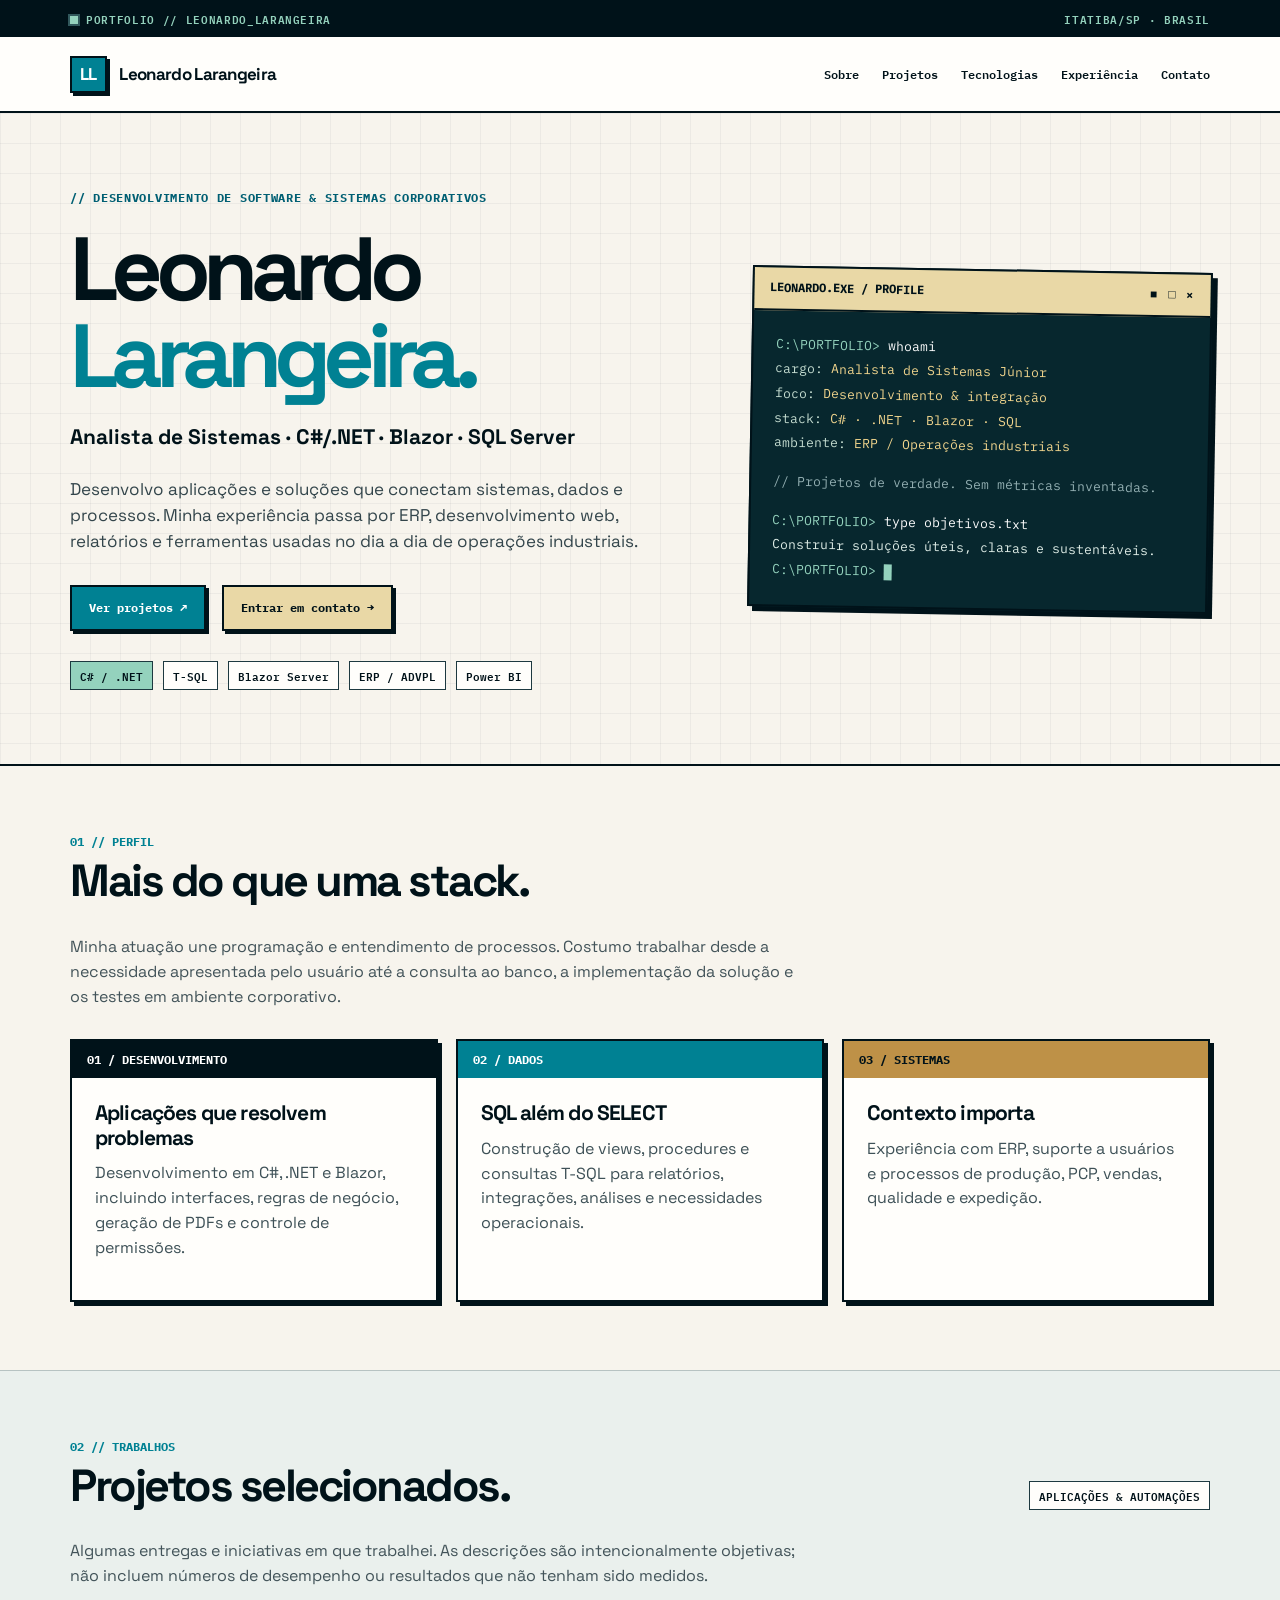
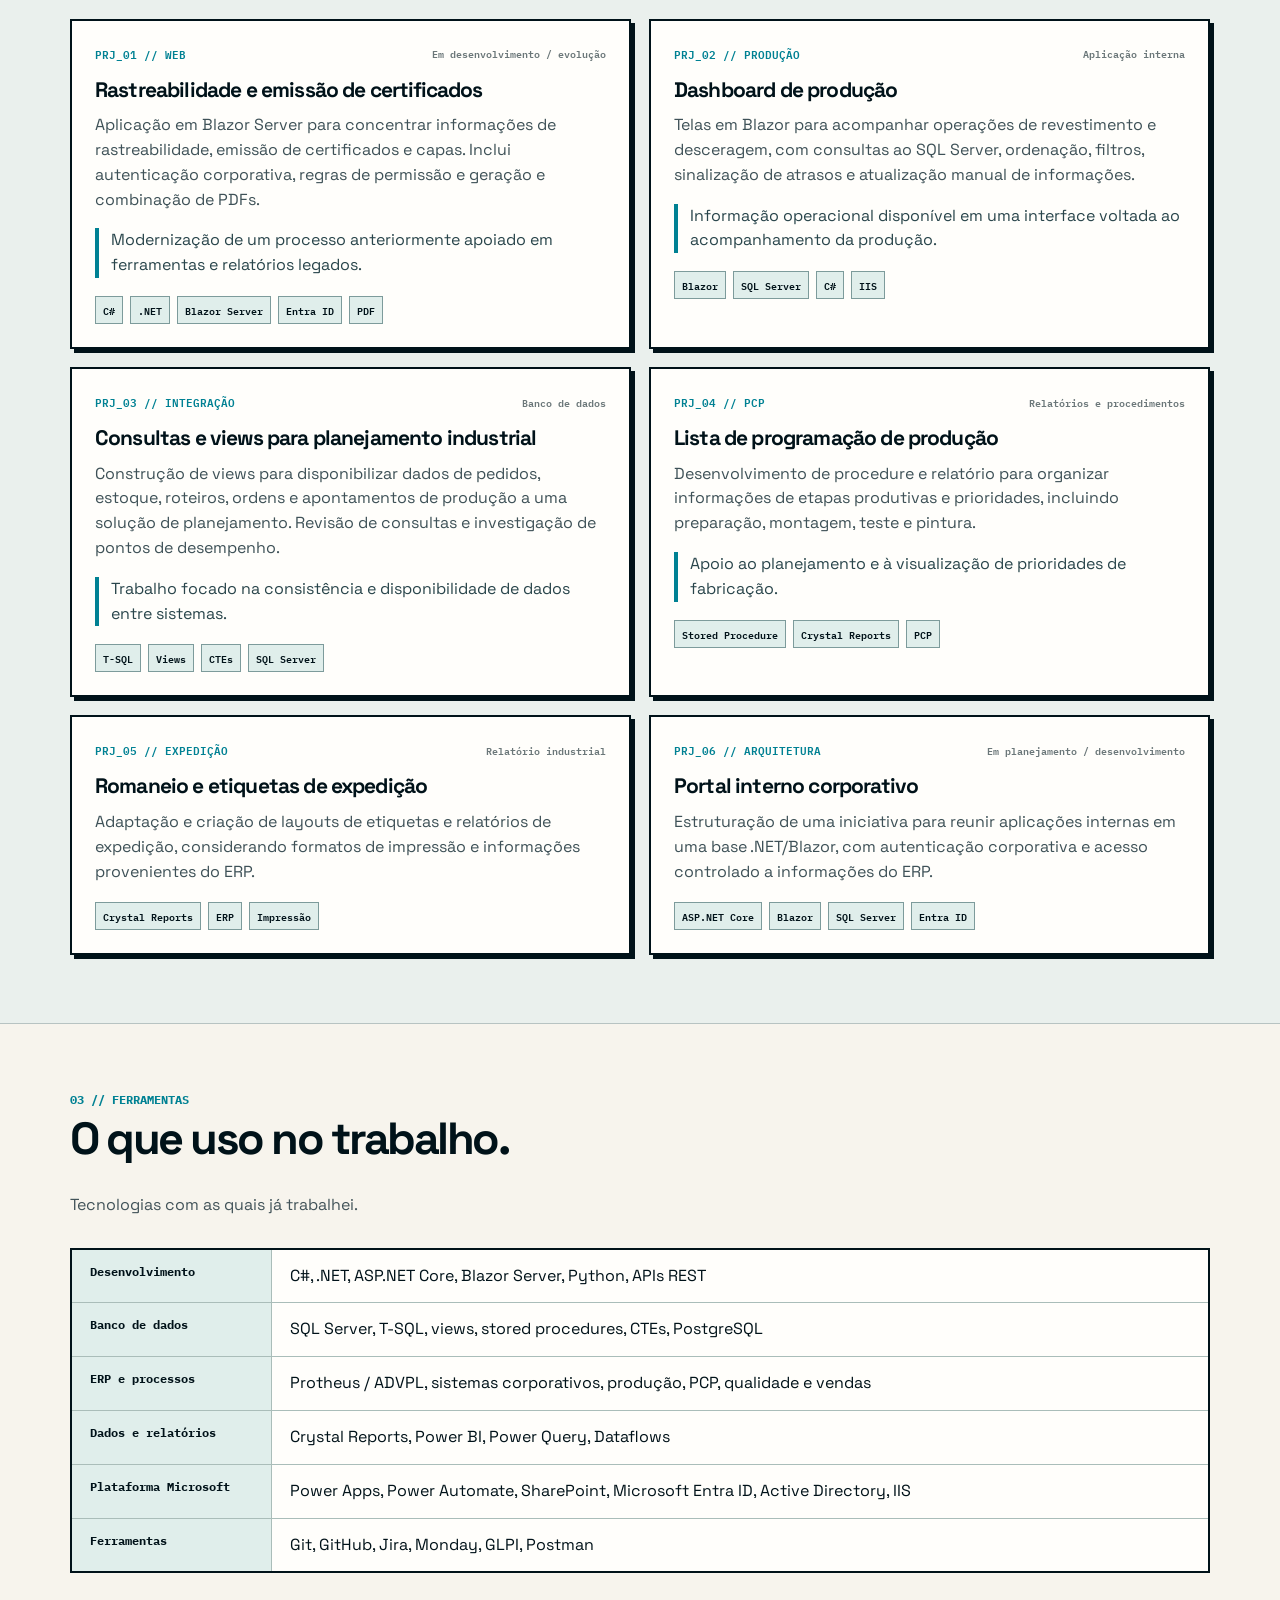
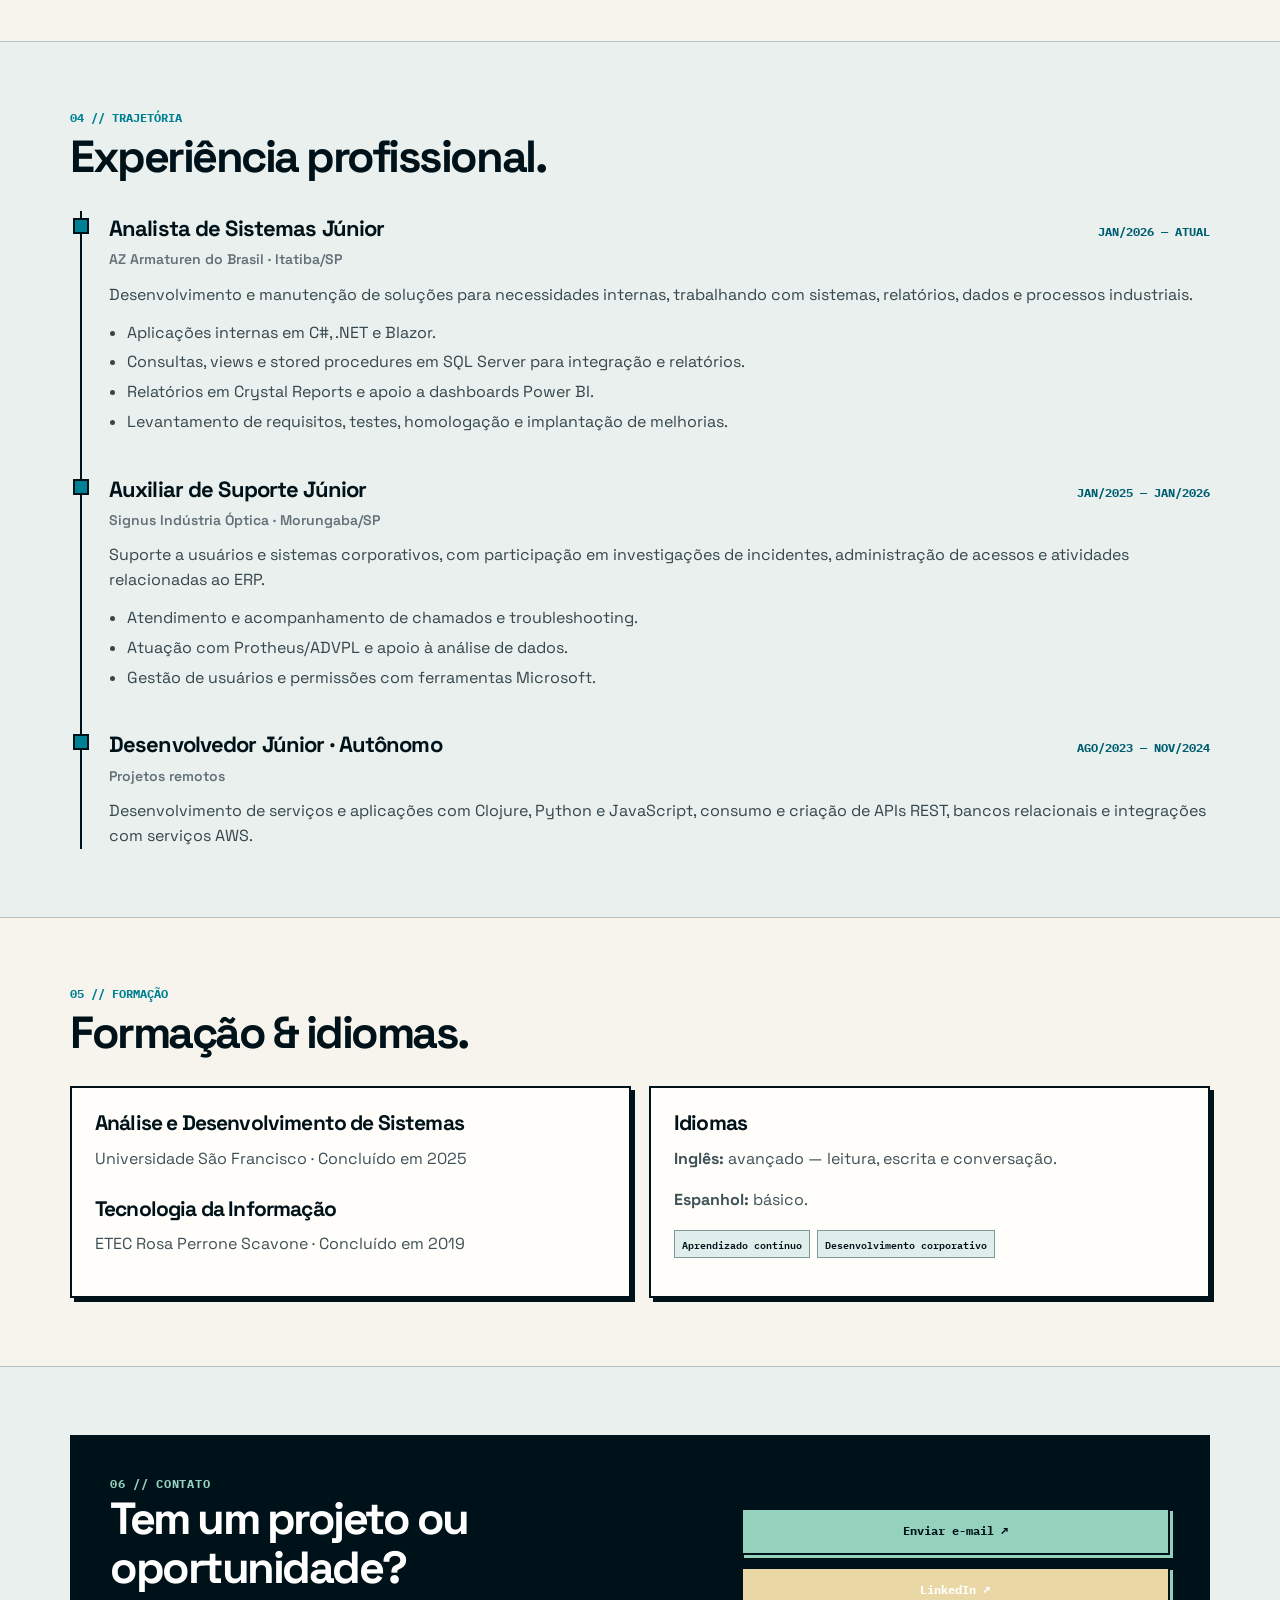
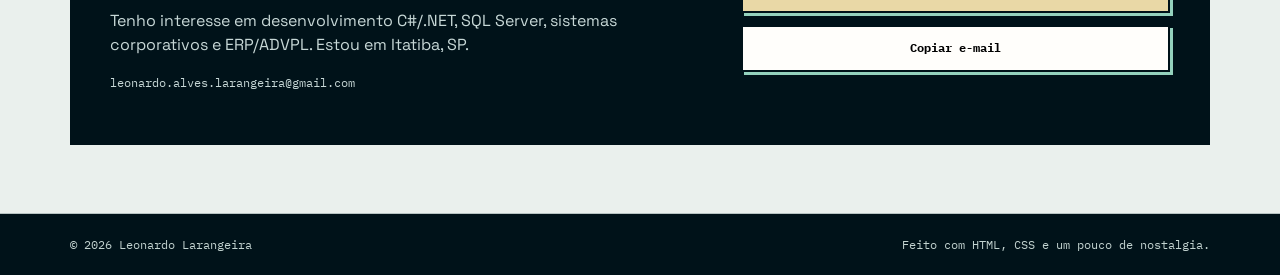
<file: index.html>
<!doctype html>
<html lang="pt-BR">

<head>
  <meta charset="utf-8">
  <meta name="viewport" content="width=device-width, initial-scale=1">
  <meta name="description"
    content="Portfólio de Leonardo Larangeira: C#, .NET, Blazor, SQL Server, ADVPL e sistemas corporativos.">
  <meta name="theme-color" content="#001219">
  <title>Leonardo Larangeira | Desenvolvimento & Sistemas</title>
  <link rel="preconnect" href="https://fonts.googleapis.com">
  <link rel="preconnect" href="https://fonts.gstatic.com" crossorigin>
  <link
    href="https://fonts.googleapis.com/css2?family=IBM+Plex+Mono:wght@400;500;600;700&family=Space+Grotesk:wght@400;500;600;700&display=swap"
    rel="stylesheet">
  <link rel="stylesheet" href="css/style.css">
</head>

<body>
  <div class="topbar">
    <div class="wrap"><span><span class="dot"></span>PORTFOLIO // LEONARDO_LARANGEIRA</span><span
        class="right">ITATIBA/SP · BRASIL</span></div>
  </div>
  <header class="nav-shell">
    <div class="wrap nav-inner"><a class="brand" href="#inicio"><span class="brand-mark">LL</span> Leonardo
        Larangeira</a>
      <nav aria-label="Navegação principal"><a href="#sobre">Sobre</a><a href="#projetos">Projetos</a><a
          href="#tecnologias">Tecnologias</a><a href="#experiencia">Experiência</a><a href="#contato">Contato</a></nav>
    </div>
  </header>
  <main>
    <section class="hero" id="inicio">
      <div class="wrap hero-grid">
        <div>
          <div class="eyebrow">// Desenvolvimento de software & sistemas corporativos</div>
          <h1>Leonardo<br><span>Larangeira.</span></h1>
          <div class="subtitle">Analista de Sistemas · C#/.NET · Blazor · SQL Server</div>
          <p class="lead">Desenvolvo aplicações e soluções que conectam sistemas, dados e processos. Minha experiência
            passa por ERP, desenvolvimento web, relatórios e ferramentas usadas no dia a dia de operações industriais.
          </p>
          <div class="hero-actions"><a class="btn primary" href="#projetos">Ver projetos ↗</a><a class="btn gold"
              href="#contato">Entrar em contato →</a></div>
          <div class="quickfacts"><span class="tag teal">C# / .NET</span><span class="tag">T-SQL</span><span
              class="tag">Blazor Server</span><span class="tag">ERP / ADVPL</span><span class="tag">Power BI</span>
          </div>
        </div>
        <div class="terminal" aria-label="Resumo técnico em estilo terminal">
          <div class="window-title"><span>LEONARDO.EXE / PROFILE</span><span class="window-dots">■ □ ×</span></div>
          <div class="terminal-body">
            <div><span class="path">C:\PORTFOLIO&gt;</span> <span class="command">whoami</span></div>
            <div><span class="key">cargo:</span> <span class="val">Analista de Sistemas Júnior</span></div>
            <div><span class="key">foco:</span> <span class="val">Desenvolvimento & integração</span></div>
            <div><span class="key">stack:</span> <span class="val">C# · .NET · Blazor · SQL</span></div>
            <div><span class="key">ambiente:</span> <span class="val">ERP / Operações industriais</span></div>
            <div class="comment" style="margin:14px 0">// Projetos de verdade. Sem métricas inventadas.</div>
            <div><span class="path">C:\PORTFOLIO&gt;</span> <span class="command">type objetivos.txt</span></div>
            <div>Construir soluções úteis, claras e sustentáveis.</div>
            <div><span class="path">C:\PORTFOLIO&gt;</span> <span class="cursor" aria-hidden="true"></span></div>
          </div>
        </div>
      </div>
    </section>
    <section class="section" id="sobre">
      <div class="wrap">
        <div class="section-head">
          <div>
            <div class="section-no">01 // PERFIL</div>
            <h2>Mais do que uma stack.</h2>
          </div>
        </div>
        <p class="section-intro">Minha atuação une programação e entendimento de processos. Costumo trabalhar desde a
          necessidade apresentada pelo usuário até a consulta ao banco, a implementação da solução e os testes em
          ambiente corporativo.</p>
        <div class="grid three">
          <article class="panel">
            <div class="panel-header">01 / DESENVOLVIMENTO</div>
            <div class="panel-content">
              <h3>Aplicações que resolvem problemas</h3>
              <p>Desenvolvimento em C#, .NET e Blazor, incluindo interfaces, regras de negócio, geração de PDFs e
                controle de permissões.</p>
            </div>
          </article>
          <article class="panel">
            <div class="panel-header aqua">02 / DADOS</div>
            <div class="panel-content">
              <h3>SQL além do SELECT</h3>
              <p>Construção de views, procedures e consultas T-SQL para relatórios, integrações, análises e necessidades
                operacionais.</p>
            </div>
          </article>
          <article class="panel">
            <div class="panel-header sand">03 / SISTEMAS</div>
            <div class="panel-content">
              <h3>Contexto importa</h3>
              <p>Experiência com ERP, suporte a usuários e processos de produção, PCP, vendas, qualidade e expedição.
              </p>
            </div>
          </article>
        </div>
      </div>
    </section>
    <section class="section alt" id="projetos">
      <div class="wrap">
        <div class="section-head">
          <div>
            <div class="section-no">02 // TRABALHOS</div>
            <h2>Projetos selecionados.</h2>
          </div><span class="tag">APLICAÇÕES & AUTOMAÇÕES</span>
        </div>
        <p class="section-intro">Algumas entregas e iniciativas em que trabalhei. As descrições são intencionalmente
          objetivas; não incluem números de desempenho ou resultados que não tenham sido medidos.</p>
        <div class="grid two">
          <article class="panel">
            <div class="panel-content">
              <div class="project-top"><span>PRJ_01 // WEB</span><small>Em desenvolvimento / evolução</small></div>
              <h3>Rastreabilidade e emissão de certificados</h3>
              <p>Aplicação em Blazor Server para concentrar informações de rastreabilidade, emissão de certificados e
                capas. Inclui autenticação corporativa, regras de permissão e geração e combinação de PDFs.</p>
              <div class="highlight">Modernização de um processo anteriormente apoiado em ferramentas e relatórios
                legados.</div>
              <div class="chip-row"><span class="chip">C#</span><span class="chip">.NET</span><span class="chip">Blazor
                  Server</span><span class="chip">Entra ID</span><span class="chip">PDF</span></div>
            </div>
          </article>
          <article class="panel">
            <div class="panel-content">
              <div class="project-top"><span>PRJ_02 // PRODUÇÃO</span><small>Aplicação interna</small></div>
              <h3>Dashboard de produção</h3>
              <p>Telas em Blazor para acompanhar operações de revestimento e desceragem, com consultas ao SQL Server,
                ordenação, filtros, sinalização de atrasos e atualização manual de informações.</p>
              <div class="highlight">Informação operacional disponível em uma interface voltada ao acompanhamento da
                produção.</div>
              <div class="chip-row"><span class="chip">Blazor</span><span class="chip">SQL Server</span><span
                  class="chip">C#</span><span class="chip">IIS</span></div>
            </div>
          </article>
          <article class="panel">
            <div class="panel-content">
              <div class="project-top"><span>PRJ_03 // INTEGRAÇÃO</span><small>Banco de dados</small></div>
              <h3>Consultas e views para planejamento industrial</h3>
              <p>Construção de views para disponibilizar dados de pedidos, estoque, roteiros, ordens e apontamentos de
                produção a uma solução de planejamento. Revisão de consultas e investigação de pontos de desempenho.</p>
              <div class="highlight">Trabalho focado na consistência e disponibilidade de dados entre sistemas.</div>
              <div class="chip-row"><span class="chip">T-SQL</span><span class="chip">Views</span><span
                  class="chip">CTEs</span><span class="chip">SQL Server</span></div>
            </div>
          </article>
          <article class="panel">
            <div class="panel-content">
              <div class="project-top"><span>PRJ_04 // PCP</span><small>Relatórios e procedimentos</small></div>
              <h3>Lista de programação de produção</h3>
              <p>Desenvolvimento de procedure e relatório para organizar informações de etapas produtivas e prioridades,
                incluindo preparação, montagem, teste e pintura.</p>
              <div class="highlight">Apoio ao planejamento e à visualização de prioridades de fabricação.</div>
              <div class="chip-row"><span class="chip">Stored Procedure</span><span class="chip">Crystal
                  Reports</span><span class="chip">PCP</span></div>
            </div>
          </article>
          <article class="panel">
            <div class="panel-content">
              <div class="project-top"><span>PRJ_05 // EXPEDIÇÃO</span><small>Relatório industrial</small></div>
              <h3>Romaneio e etiquetas de expedição</h3>
              <p>Adaptação e criação de layouts de etiquetas e relatórios de expedição, considerando formatos de
                impressão e informações provenientes do ERP.</p>
              <div class="chip-row"><span class="chip">Crystal Reports</span><span class="chip">ERP</span><span
                  class="chip">Impressão</span></div>
            </div>
          </article>
          <article class="panel">
            <div class="panel-content">
              <div class="project-top"><span>PRJ_06 // ARQUITETURA</span><small>Em planejamento /
                  desenvolvimento</small></div>
              <h3>Portal interno corporativo</h3>
              <p>Estruturação de uma iniciativa para reunir aplicações internas em uma base .NET/Blazor, com
                autenticação corporativa e acesso controlado a informações do ERP.</p>
              <div class="chip-row"><span class="chip">ASP.NET Core</span><span class="chip">Blazor</span><span
                  class="chip">SQL Server</span><span class="chip">Entra ID</span></div>
            </div>
          </article>
        </div>
      </div>
    </section>
    <section class="section" id="tecnologias">
      <div class="wrap">
        <div class="section-head">
          <div>
            <div class="section-no">03 // FERRAMENTAS</div>
            <h2>O que uso no trabalho.</h2>
          </div>
        </div>
        <p class="section-intro">Tecnologias com as quais já trabalhei.</p>
        <div class="skills-table">
          <div>Desenvolvimento</div>
          <div>C#, .NET, ASP.NET Core, Blazor Server, Python, APIs REST</div>
          <div>Banco de dados</div>
          <div>SQL Server, T-SQL, views, stored procedures, CTEs, PostgreSQL</div>
          <div>ERP e processos</div>
          <div>Protheus / ADVPL, sistemas corporativos, produção, PCP, qualidade e vendas</div>
          <div>Dados e relatórios</div>
          <div>Crystal Reports, Power BI, Power Query, Dataflows</div>
          <div>Plataforma Microsoft</div>
          <div>Power Apps, Power Automate, SharePoint, Microsoft Entra ID, Active Directory, IIS</div>
          <div>Ferramentas</div>
          <div>Git, GitHub, Jira, Monday, GLPI, Postman</div>
        </div>
      </div>
    </section>
    <section class="section alt" id="experiencia">
      <div class="wrap">
        <div class="section-head">
          <div>
            <div class="section-no">04 // TRAJETÓRIA</div>
            <h2>Experiência profissional.</h2>
          </div>
        </div>
        <div class="experience timeline">
          <article class="exp-item">
            <div class="timeline-head">
              <h3>Analista de Sistemas Júnior</h3><time>JAN/2026 — ATUAL</time>
            </div>
            <div class="org">AZ Armaturen do Brasil · Itatiba/SP</div>
            <p>Desenvolvimento e manutenção de soluções para necessidades internas, trabalhando com sistemas,
              relatórios, dados e processos industriais.</p>
            <ul>
              <li>Aplicações internas em C#, .NET e Blazor.</li>
              <li>Consultas, views e stored procedures em SQL Server para integração e relatórios.</li>
              <li>Relatórios em Crystal Reports e apoio a dashboards Power BI.</li>
              <li>Levantamento de requisitos, testes, homologação e implantação de melhorias.</li>
            </ul>
          </article>
          <article class="exp-item">
            <div class="timeline-head">
              <h3>Auxiliar de Suporte Júnior</h3><time>JAN/2025 — JAN/2026</time>
            </div>
            <div class="org">Signus Indústria Óptica · Morungaba/SP</div>
            <p>Suporte a usuários e sistemas corporativos, com participação em investigações de incidentes,
              administração de acessos e atividades relacionadas ao ERP.</p>
            <ul>
              <li>Atendimento e acompanhamento de chamados e troubleshooting.</li>
              <li>Atuação com Protheus/ADVPL e apoio à análise de dados.</li>
              <li>Gestão de usuários e permissões com ferramentas Microsoft.</li>
            </ul>
          </article>
          <article class="exp-item">
            <div class="timeline-head">
              <h3>Desenvolvedor Júnior · Autônomo</h3><time>AGO/2023 — NOV/2024</time>
            </div>
            <div class="org">Projetos remotos</div>
            <p>Desenvolvimento de serviços e aplicações com Clojure, Python e JavaScript, consumo e criação de APIs
              REST, bancos relacionais e integrações com serviços AWS.</p>
          </article>
        </div>
      </div>
    </section>
    <section class="section" id="formacao">
      <div class="wrap">
        <div class="section-head">
          <div>
            <div class="section-no">05 // FORMAÇÃO</div>
            <h2>Formação & idiomas.</h2>
          </div>
        </div>
        <div class="grid two">
          <div class="panel">
            <div class="panel-content">
              <h3>Análise e Desenvolvimento de Sistemas</h3>
              <p>Universidade São Francisco · Concluído em 2025</p>
              <h3 style="margin-top:25px">Tecnologia da Informação</h3>
              <p>ETEC Rosa Perrone Scavone · Concluído em 2019</p>
            </div>
          </div>
          <div class="panel">
            <div class="panel-content">
              <h3>Idiomas</h3>
              <p><strong>Inglês:</strong> avançado — leitura, escrita e conversação.</p>
              <p><strong>Espanhol:</strong> básico.</p>
              <div class="chip-row"><span class="chip">Aprendizado contínuo</span><span class="chip">Desenvolvimento
                  corporativo</span></div>
            </div>
          </div>
        </div>
      </div>
    </section>
    <section class="section alt" id="contato">
      <div class="wrap">
        <div class="contact">
          <div>
            <div class="eyebrow" style="color:var(--aqua)">06 // CONTATO</div>
            <h2>Tem um projeto ou oportunidade?</h2>
            <p>Tenho interesse em desenvolvimento C#/.NET, SQL Server, sistemas corporativos e ERP/ADVPL. Estou em
              Itatiba, SP.</p>
            <p class="mono" style="font-size:12px;overflow-wrap:anywhere">leonardo.alves.larangeira@gmail.com</p>
          </div>
          <div class="contact-links"><a class="btn primary" href="mailto:leonardo.alves.larangeira@gmail.com">Enviar
              e-mail ↗</a><a class="btn gold" href="https://linkedin.com/in/leonardo-larangeira" target="_blank"
              rel="noopener noreferrer">LinkedIn ↗</a><button type="button" class="btn" id="copyEmail">Copiar
              e-mail</button></div>
        </div>
      </div>
    </section>
  </main>
  <footer>
    <div class="wrap footer-inner"><span>© <span id="year">2026</span> Leonardo Larangeira</span><span>Feito com HTML,
        CSS e um pouco de nostalgia. </span></div>
  </footer>
  <script>
    document.getElementById('year').textContent = new Date().getFullYear();
    document.getElementById('copyEmail').addEventListener('click', async function () {
      try { await navigator.clipboard.writeText('leonardo.alves.larangeira@gmail.com'); this.textContent = 'E-mail copiado ✓'; }
      catch { window.location.href = 'mailto:leonardo.alves.larangeira@gmail.com'; }
    });
  </script>
</body>

</html>
</file>
<file: css/style.css>
:root {
      --ink: #001219;
      --teal: #005f73;
      --cyan: #008193;
      --aqua: #94d2bd;
      --sand: #e9d8a6;
      --cream: #f7f4ed;
      --paper: #fffefb;
      --muted: #627078;
      --border: #1d3940;
      --shadow: 5px 5px 0 var(--ink)
    }

    * {
      box-sizing: border-box
    }

    html {
      scroll-behavior: smooth
    }

    body {
      margin: 0;
      color: var(--ink);
      background: var(--cream);
      font-family: 'Space Grotesk', Arial, sans-serif;
      line-height: 1.55
    }

    a {
      color: inherit
    }

    button {
      font: inherit
    }

    a:focus-visible,
    button:focus-visible {
      outline: 3px solid #ca6702;
      outline-offset: 3px
    }

    ::selection {
      background: var(--aqua)
    }

    .mono,
    .eyebrow,
    .tag,
    .small,
    nav,
    .btn,
    .caption,
    .foot,
    .status,
    .window-title,
    .label,
    .code,
    .timeline time {
      font-family: 'IBM Plex Mono', monospace
    }

    .wrap {
      width: min(1140px, calc(100% - 40px));
      margin: auto
    }

    .topbar {
      background: var(--ink);
      color: var(--aqua);
      font: 600 11px 'IBM Plex Mono', monospace;
      letter-spacing: .06em;
      padding: 9px 0
    }

    .topbar .wrap,
    .nav-inner,
    .hero-actions,
    .meta,
    .section-head,
    .panel-header,
    .timeline-head,
    .footer-inner {
      display: flex;
      align-items: center;
      justify-content: space-between;
      gap: 16px
    }

    .dot {
      width: 8px;
      height: 8px;
      background: #94d2bd;
      display: inline-block;
      margin-right: 8px;
      box-shadow: 0 0 0 2px #31585c
    }

    .nav-shell {
      background: var(--paper);
      border-bottom: 2px solid var(--ink);
      position: sticky;
      top: 0;
      z-index: 10
    }

    .nav-inner {
      min-height: 74px
    }

    .brand {
      font-size: 17px;
      text-decoration: none;
      font-weight: 700;
      letter-spacing: -.04em
    }

    .brand-mark {
      display: inline-grid;
      place-items: center;
      background: var(--cyan);
      color: white;
      border: 2px solid var(--ink);
      width: 37px;
      height: 37px;
      margin-right: 9px;
      box-shadow: 3px 3px 0 var(--ink)
    }

    nav {
      display: flex;
      flex-wrap: wrap;
      gap: 23px;
      font-size: 12px;
      font-weight: 600
    }

    nav a {
      text-decoration: none
    }

    nav a:hover {
      color: var(--cyan)
    }

    .btn {
      display: inline-flex;
      align-items: center;
      justify-content: center;
      text-align: center;
      text-decoration: none;
      border: 2px solid var(--ink);
      padding: 12px 17px;
      background: var(--paper);
      font-weight: 700;
      font-size: 12px;
      cursor: pointer;
      box-shadow: 3px 3px 0 var(--ink);
      transition: transform .15s, box-shadow .15s
    }

    .btn:hover {
      transform: translate(2px, 2px);
      box-shadow: 1px 1px 0 var(--ink)
    }

    .btn.primary {
      color: white;
      background: var(--cyan)
    }

    .btn.gold {
      background: var(--sand)
    }

    .hero {
      padding: 76px 0 74px;
      background: linear-gradient(90deg, rgba(0, 18, 25, .045) 1px, transparent 1px), linear-gradient(rgba(0, 18, 25, .045) 1px, transparent 1px), var(--cream);
      background-size: 30px 30px;
      border-bottom: 2px solid var(--ink)
    }

    .hero-grid {
      display: grid;
      grid-template-columns: minmax(0, 1.15fr) minmax(310px, .85fr);
      gap: 58px;
      align-items: center
    }

    .eyebrow {
      font-size: 12px;
      font-weight: 700;
      color: var(--teal);
      text-transform: uppercase;
      letter-spacing: .06em
    }

    .hero h1 {
      font-size: clamp(50px, 7vw, 95px);
      line-height: .98;
      letter-spacing: -.085em;
      margin: 18px 0 20px
    }

    .hero h1 span {
      color: var(--cyan)
    }

    .subtitle {
      font-size: clamp(16px, 2vw, 21px);
      font-weight: 700
    }

    .lead {
      font-size: 17px;
      max-width: 670px;
      color: #33454b;
      margin: 22px 0 30px
    }

    .hero-actions {
      justify-content: flex-start;
      flex-wrap: wrap
    }

    .quickfacts {
      display: flex;
      flex-wrap: wrap;
      gap: 10px;
      margin-top: 30px
    }

    .tag {
      font-size: 11px;
      font-weight: 600;
      border: 1.5px solid var(--border);
      background: var(--paper);
      padding: 5px 9px
    }

    .tag.teal {
      background: var(--aqua)
    }

    .terminal {
      background: #07272e;
      color: #e0eee8;
      border: 2px solid var(--ink);
      box-shadow: var(--shadow);
      transform: rotate(1deg)
    }

    .window-title {
      background: var(--sand);
      color: var(--ink);
      border-bottom: 2px solid var(--ink);
      padding: 11px 15px;
      display: flex;
      justify-content: space-between;
      font-size: 12px;
      font-weight: 700
    }

    .window-dots {
      letter-spacing: 2px
    }

    .terminal-body {
      padding: 22px;
      font: 13px/1.9 'IBM Plex Mono', monospace
    }

    .terminal-body .path {
      color: var(--aqua)
    }

    .terminal-body .key {
      color: #c6ded2
    }

    .terminal-body .val {
      color: #f1d58d
    }

    .terminal-body .comment {
      color: #94b0b3
    }

    .terminal-body .command {
      color: #fff
    }

    .terminal-body .cursor {
      display: inline-block;
      width: 8px;
      height: 16px;
      background: var(--aqua);
      vertical-align: middle;
      animation: blink 1.2s steps(1) infinite
    }

    @keyframes blink {
      50% {
        opacity: 0
      }
    }

    section {
      scroll-margin-top: 92px
    }

    .section {
      padding: 68px 0;
      border-bottom: 1px solid #b7c3c2
    }

    .section.alt {
      background: #eaf0ed
    }

    .section-head {
      align-items: flex-end;
      margin-bottom: 29px
    }

    .section h2 {
      font-size: clamp(28px, 4vw, 45px);
      letter-spacing: -.055em;
      line-height: 1.1;
      margin: 7px 0 0
    }

    .section-no {
      font: 700 12px 'IBM Plex Mono', monospace;
      color: var(--cyan)
    }

    .section-intro {
      max-width: 740px;
      font-size: 16px;
      color: #425359;
      margin: 0 0 30px
    }

    .grid {
      display: grid;
      gap: 18px
    }

    .grid.three {
      grid-template-columns: repeat(3, minmax(0, 1fr))
    }

    .grid.two {
      grid-template-columns: repeat(2, minmax(0, 1fr))
    }

    .panel {
      background: var(--paper);
      border: 2px solid var(--ink);
      box-shadow: 4px 4px 0 var(--ink)
    }

    .panel-header {
      padding: 11px 15px;
      background: var(--ink);
      color: white;
      font: 700 12px 'IBM Plex Mono', monospace
    }

    .panel-header.aqua {
      background: var(--cyan)
    }

    .panel-header.sand {
      background: #be9147;
      color: var(--ink)
    }

    .panel-content {
      padding: 23px
    }

    .panel-content h3 {
      font-size: 21px;
      letter-spacing: -.04em;
      line-height: 1.17;
      margin: 0 0 11px
    }

    .panel-content p {
      color: #3e5157;
      margin: 0 0 16px
    }

    .chip-row {
      display: flex;
      gap: 7px;
      flex-wrap: wrap;
      margin-top: 18px
    }

    .chip {
      font: 600 10px 'IBM Plex Mono', monospace;
      padding: 4px 7px;
      background: #e0eeeb;
      border: 1px solid #7d9b9b
    }

    .project-top {
      display: flex;
      align-items: center;
      justify-content: space-between;
      gap: 10px;
      font: 600 11px 'IBM Plex Mono', monospace;
      color: var(--cyan);
      margin-bottom: 15px
    }

    .project-top small {
      font-size: 10px;
      color: #6b7779
    }

    .highlight {
      border-left: 4px solid var(--cyan);
      padding-left: 12px;
      margin: 16px 0;
      color: #29454b
    }

    .experience {
      border-left: 2px solid var(--ink);
      margin-left: 10px;
      padding-left: 27px;
      display: grid;
      gap: 32px
    }

    .exp-item {
      position: relative
    }

    .exp-item:before {
      content: '';
      position: absolute;
      width: 12px;
      height: 12px;
      background: var(--cyan);
      border: 2px solid var(--ink);
      left: -36px;
      top: 7px
    }

    .timeline-head {
      align-items: baseline
    }

    .timeline h3 {
      font-size: 22px;
      letter-spacing: -.04em;
      margin: 0
    }

    .timeline time {
      font-size: 12px;
      color: var(--teal);
      font-weight: 700;
      white-space: nowrap
    }

    .org {
      font-size: 14px;
      color: var(--muted);
      font-weight: 600;
      margin: 4px 0 12px
    }

    .exp-item p {
      margin: 0;
      color: #35464c
    }

    .exp-item ul {
      margin: 13px 0 0;
      padding-left: 18px;
      color: #35464c
    }

    .exp-item li {
      margin: 5px 0
    }

    .skills-table {
      display: grid;
      grid-template-columns: 200px 1fr;
      border: 2px solid var(--ink);
      background: var(--paper)
    }

    .skills-table>div {
      padding: 14px 18px;
      border-bottom: 1px solid #aabdb9
    }

    .skills-table>div:nth-child(odd) {
      background: #e0eeeb;
      font: 700 12px 'IBM Plex Mono', monospace;
      border-right: 1px solid #aabdb9
    }

    .skills-table>div:nth-last-child(-n+2) {
      border-bottom: 0
    }

    .contact {
      background: var(--ink);
      color: white;
      padding: 40px;
      display: grid;
      grid-template-columns: 1.4fr 1fr;
      gap: 30px
    }

    .contact h2 {
      margin-top: 0
    }

    .contact p {
      color: #c7d8d7
    }

    .contact-links {
      display: flex;
      flex-direction: column;
      align-items: stretch;
      justify-content: center;
      gap: 12px
    }

    .contact .btn {
      box-shadow: 3px 3px 0 var(--aqua)
    }

    .contact .btn.primary {
      background: var(--aqua);
      color: var(--ink)
    }

    footer {
      background: #001219;
      color: #c2d3d0;
      padding: 23px 0;
      font: 12px 'IBM Plex Mono', monospace
    }

    .footer-inner {
      flex-wrap: wrap
    }

    .muted {
      color: var(--muted)
    }

    @media(max-width:900px) {

      .hero-grid,
      .contact {
        grid-template-columns: 1fr
      }

      .terminal {
        transform: none
      }

      .grid.three {
        grid-template-columns: repeat(2, minmax(0, 1fr))
      }

      .hero {
        padding: 52px 0
      }

      .nav-inner {
        flex-wrap: wrap;
        padding: 13px 0
      }

      nav {
        gap: 14px
      }
    }

    @media(max-width:600px) {
      .wrap {
        width: min(100% - 28px, 1140px)
      }

      .grid.two,
      .grid.three {
        grid-template-columns: 1fr
      }

      .hero h1 {
        font-size: 52px
      }

      .section {
        padding: 48px 0
      }

      .topbar .right {
        display: none
      }

      .section-head {
        align-items: flex-start
      }

      .timeline-head {
        display: block
      }

      .timeline time {
        display: block;
        margin-top: 5px
      }

      .skills-table {
        grid-template-columns: 1fr
      }

      .skills-table>div:nth-child(odd) {
        border-right: 0;
        border-bottom: 0;
        padding-bottom: 7px
      }

      .skills-table>div:nth-child(even) {
        padding-top: 5px
      }

      .contact {
        padding: 25px
      }

      .brand {
        font-size: 15px
      }

      nav {
        font-size: 11px
      }

      .terminal-body {
        font-size: 11px
      }
    }

    @media(prefers-reduced-motion:reduce) {
      html {
        scroll-behavior: auto
      }

      .cursor {
        animation: none
      }

      .btn {
        transition: none
      }
    }

    @media print {

      .nav-shell,
      .topbar,
      .hero-actions,
      .contact-links {
        display: none
      }

      .hero,
      .section {
        padding: 18px 0
      }

      .terminal {
        transform: none
      }

      .panel {
        break-inside: avoid;
        box-shadow: none
      }

      .hero-grid {
        grid-template-columns: 1fr 1fr
      }

      body {
        background: white
      }
    }
</file>
